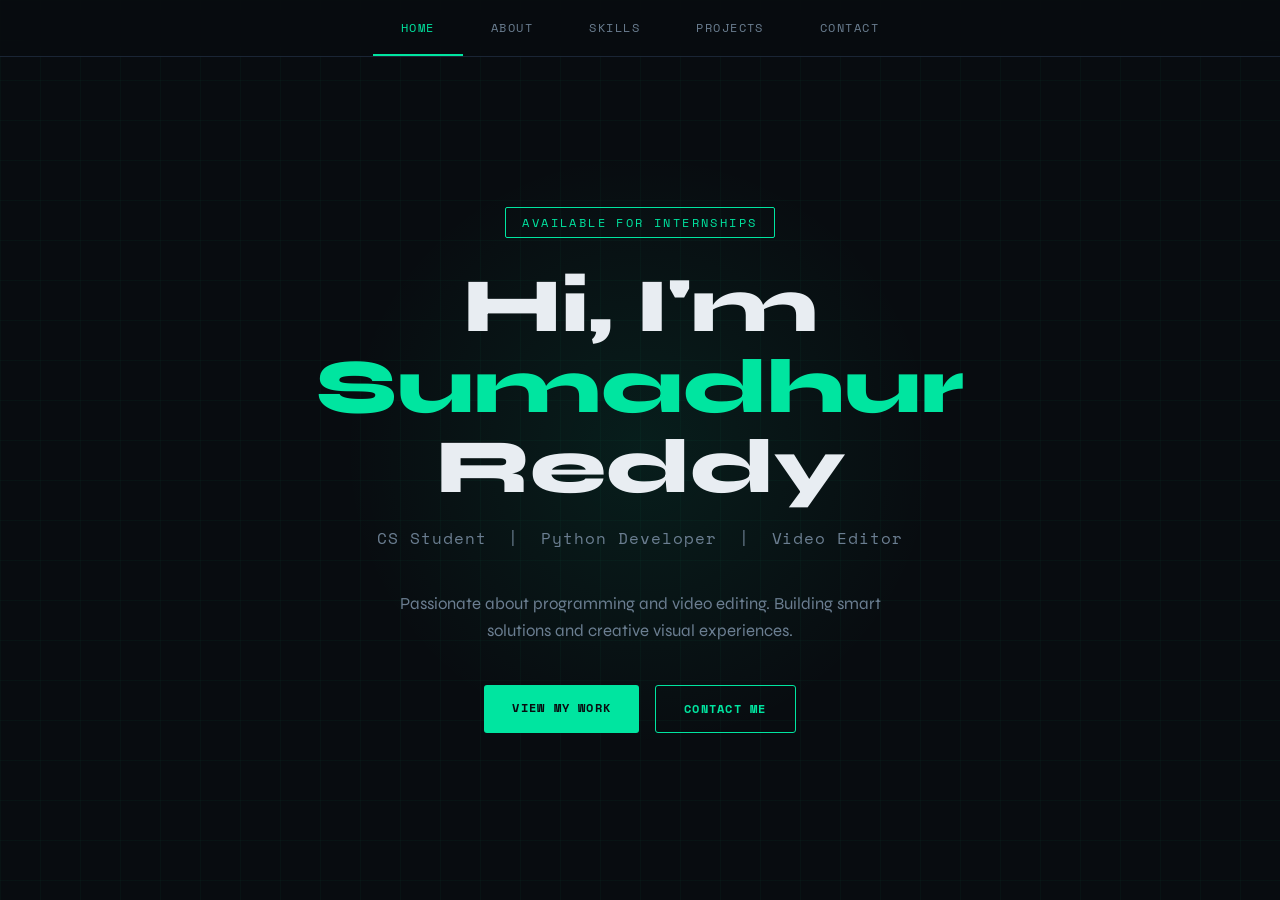
<file: index.html>
<!DOCTYPE html>
<html lang="en">
<head>
    <meta charset="UTF-8">
    <meta name="viewport" content="width=device-width, initial-scale=1.0">
    <title>Sumadhur | Home</title>
    <link rel="stylesheet" href="pf1.css">
</head>
<body>

    <!-- NAVBAR -->
    <header>
        <nav>
            <ul>
                <li><a href="index.html" class="active">Home</a></li>
                <li><a href="about.html">About</a></li>
                <li><a href="skills.html">Skills</a></li>
                <li><a href="projects.html">Projects</a></li>
                <li><a href="contact.html">Contact</a></li>
            </ul>
        </nav>
    </header>

    <!-- HERO SECTION -->
    <section class="suma">
        <span class="tag">Available for Internships</span>
        <h1>Hi, I'm <span>Sumadhur</span><br>Reddy</h1>
        <h2>CS Student &nbsp;|&nbsp; Python Developer &nbsp;|&nbsp; Video Editor</h2>
        <p>Passionate about programming and video editing. Building smart solutions and creative visual experiences.</p>
        <div class="hero-cta">
            <a href="projects.html" class="btn btn-primary">View My Work</a>
            <a href="contact.html" class="btn btn-outline">Contact Me</a>
        </div>
    </section>

</body>
</html>
</file>
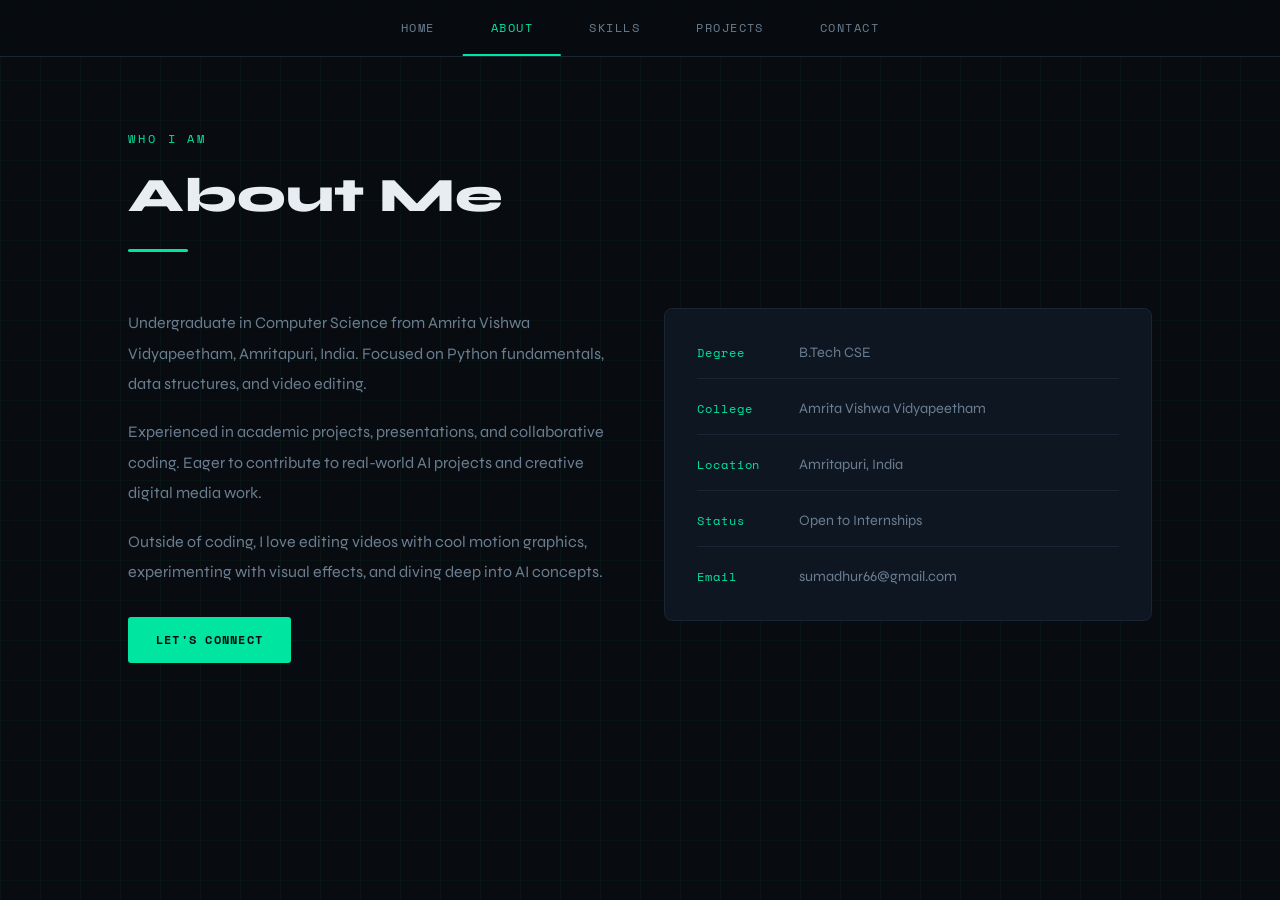
<file: about.html>
<!DOCTYPE html>
<html lang="en">
<head>
    <meta charset="UTF-8">
    <meta name="viewport" content="width=device-width, initial-scale=1.0">
    <title>Sumadhur | About</title>
    <link rel="stylesheet" href="pf1.css">
</head>
<body>

    <!-- NAVBAR -->
    <header>
        <nav>
            <ul>
                <li><a href="index.html">Home</a></li>
                <li><a href="about.html" class="active">About</a></li>
                <li><a href="skills.html">Skills</a></li>
                <li><a href="projects.html">Projects</a></li>
                <li><a href="contact.html">Contact</a></li>
            </ul>
        </nav>
    </header>

    <!-- ABOUT SECTION -->
    <section class="page-section">
        <span class="section-label">Who I Am</span>
        <h2>About Me</h2>
        <div class="section-line"></div>

        <div class="about-body">
            <div class="about-text">
                <p>
                    Undergraduate in Computer Science from Amrita Vishwa Vidyapeetham,
                    Amritapuri, India. Focused on Python fundamentals, data structures,
                    and video editing.
                </p>
                <p>
                    Experienced in academic projects, presentations, and collaborative
                    coding. Eager to contribute to real-world AI projects and creative
                    digital media work.
                </p>
                <p>
                    Outside of coding, I love editing videos with cool motion graphics,
                    experimenting with visual effects, and diving deep into AI concepts.
                </p>
                <a href="contact.html" class="btn btn-primary" style="margin-top:12px; display:inline-block;">
                    Let's Connect
                </a>
            </div>

            <div class="about-card">
                <ul>
                    <li>
                        <span class="li-label">Degree</span>
                        B.Tech CSE
                    </li>
                    <li>
                        <span class="li-label">College</span>
                        Amrita Vishwa Vidyapeetham
                    </li>
                    <li>
                        <span class="li-label">Location</span>
                        Amritapuri, India
                    </li>
                    <li>
                        <span class="li-label">Status</span>
                        Open to Internships
                    </li>
                    <li>
                        <span class="li-label">Email</span>
                        sumadhur66@gmail.com
                    </li>
                </ul>
            </div>
        </div>
    </section>

</body>
</html>
</file>
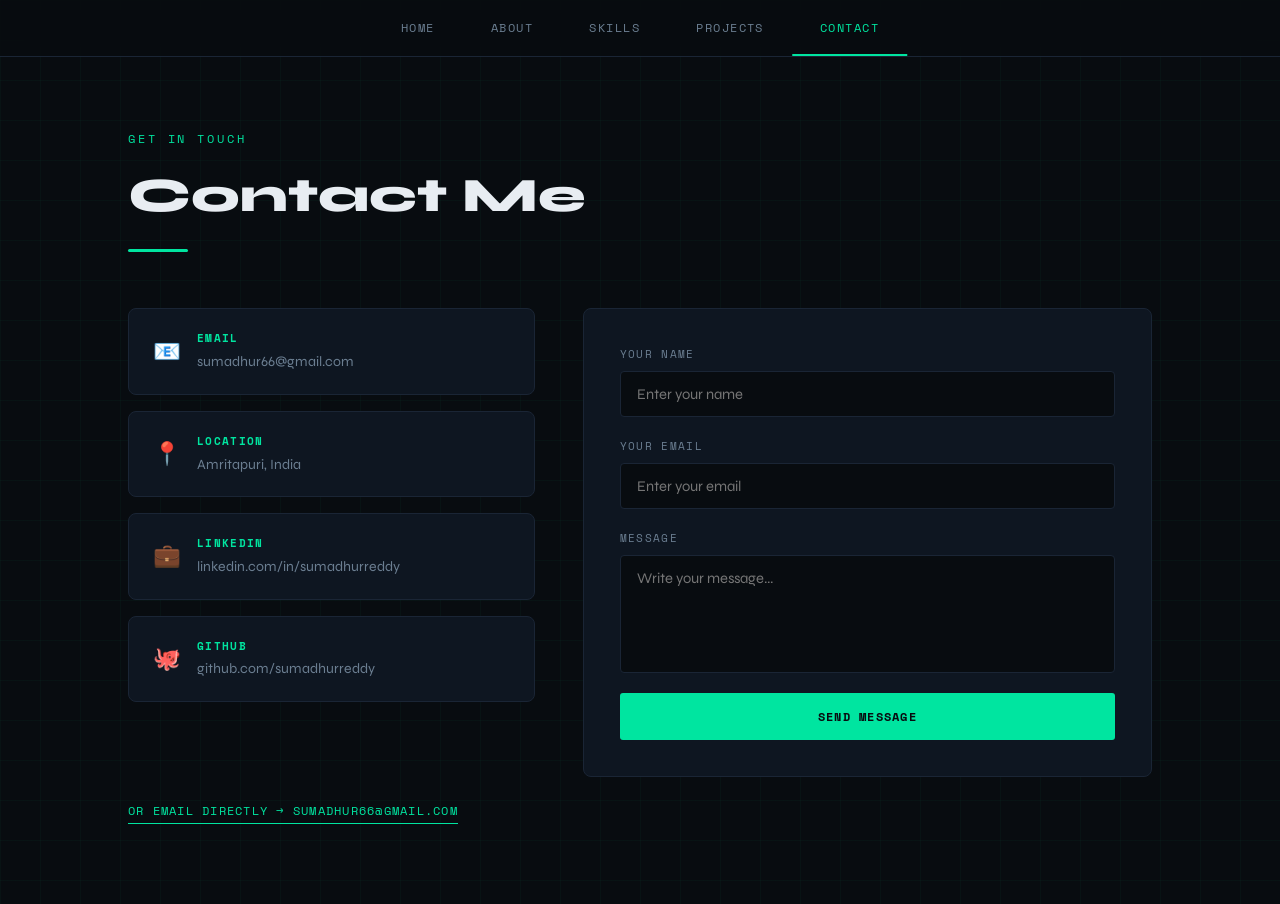
<file: contact.html>
<!DOCTYPE html>
<html lang="en">
<head>
    <meta charset="UTF-8">
    <meta name="viewport" content="width=device-width, initial-scale=1.0">
    <title>Sumadhur | Contact</title>
    <link rel="stylesheet" href="pf1.css">
</head>
<body>

    <!-- NAVBAR -->
    <header>
        <nav>
            <ul>
                <li><a href="index.html">Home</a></li>
                <li><a href="about.html">About</a></li>
                <li><a href="skills.html">Skills</a></li>
                <li><a href="projects.html">Projects</a></li>
                <li><a href="contact.html" class="active">Contact</a></li>
            </ul>
        </nav>
    </header>

    <!-- CONTACT SECTION -->
    <section class="page-section">
        <span class="section-label">Get In Touch</span>
        <h2>Contact Me</h2>
        <div class="section-line"></div>

        <div class="contact-grid">

            <div class="contact-info">
                <div class="contact-item">
                    <span class="ci-icon">📧</span>
                    <div>
                        <h4>Email</h4>
                        <p>sumadhur66@gmail.com</p>
                    </div>
                </div>
                <div class="contact-item">
                    <span class="ci-icon">📍</span>
                    <div>
                        <h4>Location</h4>
                        <p>Amritapuri, India</p>
                    </div>
                </div>
                <div class="contact-item">
                    <span class="ci-icon">💼</span>
                    <div>
                        <h4>LinkedIn</h4>
                        <p>linkedin.com/in/sumadhurreddy</p>
                    </div>
                </div>
                <div class="contact-item">
                    <span class="ci-icon">🐙</span>
                    <div>
                        <h4>GitHub</h4>
                        <p>github.com/sumadhurreddy</p>
                    </div>
                </div>
            </div>

            <div class="contact-form">
                <div class="form-group">
                    <label for="name">Your Name</label>
                    <input type="text" id="name" placeholder="Enter your name">
                </div>
                <div class="form-group">
                    <label for="email">Your Email</label>
                    <input type="email" id="email" placeholder="Enter your email">
                </div>
                <div class="form-group">
                    <label for="message">Message</label>
                    <textarea id="message" rows="5" placeholder="Write your message..."></textarea>
                </div>
                <button type="submit" class="btn btn-primary">Send Message</button>
            </div>

        </div>

        <a href="mailto:sumadhur66@gmail.com" class="email-link">Or email directly → sumadhur66@gmail.com</a>
    </section>

</body>
</html>
</file>
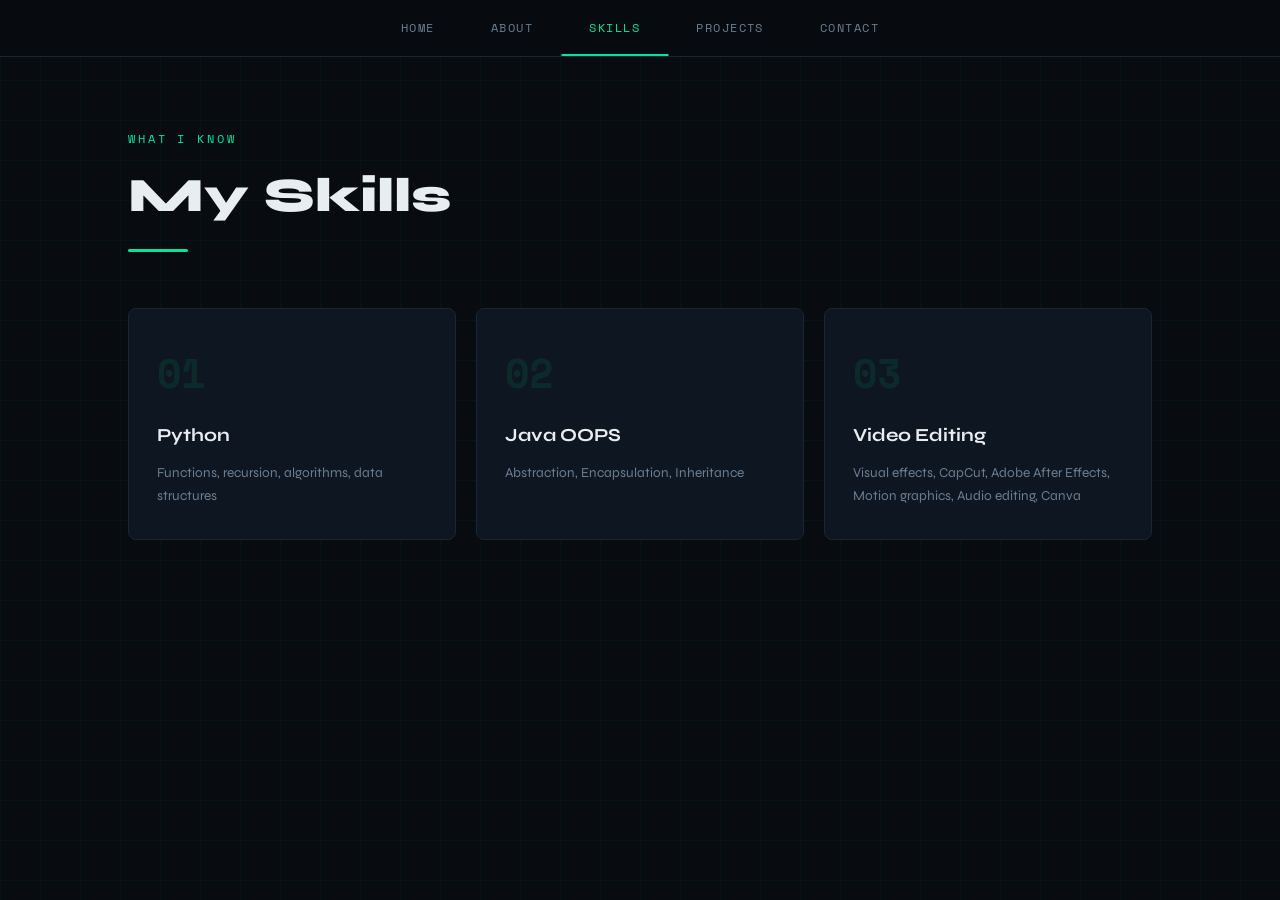
<file: skills.html>
<!DOCTYPE html>
<html lang="en">
<head>
    <meta charset="UTF-8">
    <meta name="viewport" content="width=device-width, initial-scale=1.0">
    <title>Sumadhur | Skills</title>
    <link rel="stylesheet" href="pf1.css">
</head>
<body>

    <!-- NAVBAR -->
    <header>
        <nav>
            <ul>
                <li><a href="index.html">Home</a></li>
                <li><a href="about.html">About</a></li>
                <li><a href="skills.html" class="active">Skills</a></li>
                <li><a href="projects.html">Projects</a></li>
                <li><a href="contact.html">Contact</a></li>
            </ul>
        </nav>
    </header>

    <!-- SKILLS SECTION -->
    <section class="page-section">
        <span class="section-label">What I Know</span>
        <h2>My Skills</h2>
        <div class="section-line"></div>

        <div class="skills-grid">

            <div class="skill-card">
                <span class="skill-num">01</span>
                <h3>Python</h3>
                <p>Functions, recursion, algorithms, data structures</p>
            </div>

            <div class="skill-card">
                <span class="skill-num">02</span>
                <h3>Java OOPS</h3>
                <p>Abstraction, Encapsulation, Inheritance</p>
            </div>

            <div class="skill-card">
                <span class="skill-num">03</span>
                <h3>Video Editing</h3>
                <p>Visual effects, CapCut, Adobe After Effects, Motion graphics, Audio editing, Canva</p>
            </div>

        </div>
    </section>

</body>
</html>
</file>
<file: pf1.css>
/* ===== GOOGLE FONTS ===== */
@import url('https://fonts.googleapis.com/css2?family=Space+Mono:wght@400;700&family=Syne:wght@400;600;700;800&display=swap');

/* ===== CSS VARIABLES ===== */
:root {
    --bg:        #080c10;
    --bg-card:   #0e1621;
    --bg-nav:    rgba(8, 12, 16, 0.85);
    --accent:    #00e5a0;
    --accent-dim:#00e5a020;
    --red:       #ff4444;
    --text:      #e8edf2;
    --text-dim:  #6b7e91;
    --border:    #1a2535;
    --glow:      0 0 24px #00e5a040;
}

/* ===== RESET ===== */
*, *::before, *::after {
    margin: 0;
    padding: 0;
    box-sizing: border-box;
}

html {
    scroll-behavior: smooth;
}

body {
    background-color: var(--bg);
    color: var(--text);
    font-family: 'Syne', sans-serif;
    line-height: 1.6;
    min-height: 100vh;

    /* subtle grid texture */
    background-image:
        linear-gradient(rgba(0,229,160,0.03) 1px, transparent 1px),
        linear-gradient(90deg, rgba(0,229,160,0.03) 1px, transparent 1px);
    background-size: 40px 40px;
}

/* ===== ANIMATIONS ===== */
@keyframes fadeUp {
    from { opacity: 0; transform: translateY(28px); }
    to   { opacity: 1; transform: translateY(0); }
}

@keyframes glowPulse {
    0%, 100% { box-shadow: 0 0 16px #00e5a030; }
    50%       { box-shadow: 0 0 36px #00e5a070; }
}

@keyframes scanline {
    0%   { transform: translateY(-100%); }
    100% { transform: translateY(100vh); }
}

/* ===== NAVBAR ===== */
header {
    position: fixed;
    top: 0;
    width: 100%;
    z-index: 1000;
    background: var(--bg-nav);
    backdrop-filter: blur(16px);
    border-bottom: 1px solid var(--border);
}

nav ul {
    display: flex;
    justify-content: center;
    align-items: center;
    list-style: none;
    padding: 0;
    gap: 0;
}

nav ul li a {
    display: block;
    padding: 18px 28px;
    color: var(--text-dim);
    text-decoration: none;
    font-family: 'Space Mono', monospace;
    font-size: 0.78rem;
    letter-spacing: 0.12em;
    text-transform: uppercase;
    transition: color 0.25s ease, background 0.25s ease;
    position: relative;
}

nav ul li a::after {
    content: '';
    position: absolute;
    bottom: 0;
    left: 50%;
    transform: translateX(-50%);
    width: 0;
    height: 2px;
    background: var(--accent);
    transition: width 0.3s ease;
}

nav ul li a:hover {
    color: var(--accent);
    background: var(--accent-dim);
}

nav ul li a:hover::after,
nav ul li a.active::after {
    width: 100%;
}

nav ul li a.active {
    color: var(--accent);
}

/* ===== HERO PAGE ===== */
.suma {
    min-height: 100vh;
    display: flex;
    flex-direction: column;
    justify-content: center;
    align-items: center;
    text-align: center;
    padding: 100px 10% 60px;
    position: relative;
    overflow: hidden;
}

/* Glow orb behind hero */
.suma::before {
    content: '';
    position: absolute;
    width: 600px;
    height: 600px;
    background: radial-gradient(circle, #00e5a015 0%, transparent 70%);
    border-radius: 50%;
    top: 50%;
    left: 50%;
    transform: translate(-50%, -50%);
    pointer-events: none;
}

.suma .tag {
    font-family: 'Space Mono', monospace;
    font-size: 0.75rem;
    letter-spacing: 0.2em;
    color: var(--accent);
    text-transform: uppercase;
    border: 1px solid var(--accent);
    padding: 5px 16px;
    border-radius: 2px;
    margin-bottom: 28px;
    display: inline-block;
    animation: fadeUp 0.5s ease both;
    animation-delay: 0.1s;
}

.suma h1 {
    font-size: clamp(2.8rem, 6vw, 5rem);
    font-weight: 800;
    line-height: 1.05;
    margin-bottom: 18px;
    color: var(--text);
    animation: fadeUp 0.6s ease both;
    animation-delay: 0.25s;
}

.suma h1 span {
    color: var(--accent);
}

.suma h2 {
    font-family: 'Space Mono', monospace;
    font-size: clamp(0.8rem, 1.5vw, 1rem);
    color: var(--text-dim);
    font-weight: 400;
    letter-spacing: 0.06em;
    margin-bottom: 40px;
    animation: fadeUp 0.6s ease both;
    animation-delay: 0.4s;
}

.suma p {
    font-size: 1.05rem;
    color: var(--text-dim);
    max-width: 520px;
    animation: fadeUp 0.6s ease both;
    animation-delay: 0.55s;
}

.hero-cta {
    display: flex;
    gap: 16px;
    margin-top: 40px;
    animation: fadeUp 0.6s ease both;
    animation-delay: 0.7s;
}

/* ===== BUTTONS ===== */
.btn {
    font-family: 'Space Mono', monospace;
    font-size: 0.78rem;
    letter-spacing: 0.1em;
    text-transform: uppercase;
    text-decoration: none;
    padding: 13px 28px;
    border-radius: 3px;
    font-weight: 700;
    transition: all 0.25s ease;
    cursor: pointer;
    border: none;
}

.btn-primary {
    background: var(--accent);
    color: var(--bg);
}

.btn-primary:hover {
    box-shadow: var(--glow);
    transform: translateY(-2px);
}

.btn-outline {
    background: transparent;
    color: var(--accent);
    border: 1px solid var(--accent);
}

.btn-outline:hover {
    background: var(--accent-dim);
    transform: translateY(-2px);
}

/* ===== SHARED PAGE SECTION ===== */
.page-section {
    min-height: 100vh;
    padding: 130px 10% 80px;
}

/* ===== SECTION HEADING ===== */
.section-label {
    font-family: 'Space Mono', monospace;
    font-size: 0.72rem;
    letter-spacing: 0.25em;
    text-transform: uppercase;
    color: var(--accent);
    margin-bottom: 10px;
    display: block;
}

h2 {
    font-size: clamp(2rem, 4vw, 3rem);
    font-weight: 800;
    color: var(--text);
    margin-bottom: 14px;
    width: fit-content;
}

.section-line {
    width: 60px;
    height: 3px;
    background: var(--accent);
    border-radius: 2px;
    margin-bottom: 56px;
}

/* ===== ABOUT PAGE ===== */
.about-body {
    display: grid;
    grid-template-columns: 1fr 1fr;
    gap: 48px;
    align-items: start;
}

.about-body p {
    color: var(--text-dim);
    font-size: 1rem;
    line-height: 1.9;
    margin-bottom: 18px;
}

.about-card {
    background: var(--bg-card);
    border: 1px solid var(--border);
    border-radius: 8px;
    padding: 32px;
    transition: border-color 0.3s ease, box-shadow 0.3s ease;
}

.about-card:hover {
    border-color: var(--accent);
    box-shadow: var(--glow);
}

.about-card ul {
    list-style: none;
    display: flex;
    flex-direction: column;
    gap: 18px;
}

.about-card ul li {
    display: flex;
    align-items: center;
    gap: 12px;
    font-size: 0.9rem;
    color: var(--text-dim);
    border-bottom: 1px solid var(--border);
    padding-bottom: 14px;
}

.about-card ul li:last-child {
    border-bottom: none;
    padding-bottom: 0;
}

.about-card ul li .li-label {
    font-family: 'Space Mono', monospace;
    font-size: 0.72rem;
    color: var(--accent);
    letter-spacing: 0.08em;
    min-width: 90px;
}

/* ===== SKILLS PAGE ===== */
.skills-grid {
    display: grid;
    grid-template-columns: repeat(auto-fit, minmax(220px, 1fr));
    gap: 20px;
}

.skill-card {
    background: var(--bg-card);
    border: 1px solid var(--border);
    border-radius: 8px;
    padding: 32px 28px;
    transition: border-color 0.3s ease, transform 0.3s ease, box-shadow 0.3s ease;
    position: relative;
    overflow: hidden;
}

.skill-card::before {
    content: '';
    position: absolute;
    top: 0; left: 0;
    width: 3px;
    height: 0;
    background: var(--accent);
    transition: height 0.4s ease;
}

.skill-card:hover {
    border-color: var(--accent);
    transform: translateY(-6px);
    box-shadow: var(--glow);
}

.skill-card:hover::before {
    height: 100%;
}

.skill-card h3 {
    font-size: 1.15rem;
    font-weight: 700;
    color: var(--text);
    margin-bottom: 10px;
}

.skill-card p {
    font-size: 0.85rem;
    color: var(--text-dim);
    line-height: 1.7;
}

.skill-num {
    font-family: 'Space Mono', monospace;
    font-size: 2.5rem;
    font-weight: 700;
    color: var(--accent-dim);
    margin-bottom: 16px;
    display: block;
    color: #00e5a018;
}

/* ===== PROJECTS PAGE ===== */
.projects-grid {
    display: grid;
    grid-template-columns: repeat(auto-fit, minmax(320px, 1fr));
    gap: 28px;
}

.project-card {
    background: var(--bg-card);
    border: 1px solid var(--border);
    border-radius: 8px;
    overflow: hidden;
    transition: border-color 0.3s ease, transform 0.3s ease, box-shadow 0.3s ease;
}

.project-card:hover {
    border-color: var(--accent);
    transform: translateY(-6px);
    box-shadow: var(--glow);
}

.project-card img {
    width: 100%;
    height: 200px;
    object-fit: cover;
    display: block;
    filter: grayscale(30%);
    transition: filter 0.4s ease;
}

.project-card:hover img {
    filter: grayscale(0%);
}

.project-info {
    padding: 24px;
}

.project-info h3 {
    font-size: 1.1rem;
    font-weight: 700;
    color: var(--text);
    margin-bottom: 10px;
}

.project-info p {
    font-size: 0.88rem;
    color: var(--text-dim);
    line-height: 1.7;
    margin-bottom: 18px;
}

.project-links {
    display: flex;
    gap: 12px;
}

.project-links a {
    font-family: 'Space Mono', monospace;
    font-size: 0.72rem;
    letter-spacing: 0.1em;
    text-transform: uppercase;
    color: var(--accent);
    text-decoration: none;
    border: 1px solid var(--accent);
    padding: 7px 16px;
    border-radius: 3px;
    transition: background 0.25s ease, color 0.25s ease;
}

.project-links a:hover {
    background: var(--accent);
    color: var(--bg);
}

/* ===== CONTACT PAGE ===== */
.contact-grid {
    display: grid;
    grid-template-columns: 1fr 1.4fr;
    gap: 48px;
    align-items: start;
}

.contact-info {
    display: flex;
    flex-direction: column;
    gap: 16px;
}

.contact-item {
    background: var(--bg-card);
    border: 1px solid var(--border);
    border-radius: 8px;
    padding: 20px 24px;
    display: flex;
    align-items: center;
    gap: 16px;
    transition: border-color 0.3s ease, transform 0.3s ease;
}

.contact-item:hover {
    border-color: var(--accent);
    transform: translateX(6px);
}

.contact-item .ci-icon {
    font-size: 1.4rem;
    flex-shrink: 0;
}

.contact-item h4 {
    font-family: 'Space Mono', monospace;
    font-size: 0.7rem;
    letter-spacing: 0.12em;
    text-transform: uppercase;
    color: var(--accent);
    margin-bottom: 4px;
}

.contact-item p {
    font-size: 0.88rem;
    color: var(--text-dim);
}

/* Contact Form */
.contact-form {
    background: var(--bg-card);
    border: 1px solid var(--border);
    border-radius: 8px;
    padding: 36px;
    display: flex;
    flex-direction: column;
    gap: 20px;
}

.form-group {
    display: flex;
    flex-direction: column;
    gap: 8px;
}

.form-group label {
    font-family: 'Space Mono', monospace;
    font-size: 0.7rem;
    letter-spacing: 0.12em;
    text-transform: uppercase;
    color: var(--text-dim);
}

.contact-form input,
.contact-form textarea {
    background: var(--bg);
    border: 1px solid var(--border);
    border-radius: 4px;
    padding: 13px 16px;
    color: var(--text);
    font-family: 'Syne', sans-serif;
    font-size: 0.92rem;
    outline: none;
    transition: border-color 0.25s ease, box-shadow 0.25s ease;
    resize: none;
}

.contact-form input:focus,
.contact-form textarea:focus {
    border-color: var(--accent);
    box-shadow: 0 0 0 3px #00e5a015;
}

.contact-form button {
    font-family: 'Space Mono', monospace;
    font-size: 0.78rem;
    letter-spacing: 0.1em;
    text-transform: uppercase;
    background: var(--accent);
    color: var(--bg);
    border: none;
    border-radius: 3px;
    padding: 14px;
    font-weight: 700;
    cursor: pointer;
    transition: box-shadow 0.25s ease, transform 0.25s ease;
}

.contact-form button:hover {
    box-shadow: var(--glow);
    transform: translateY(-2px);
}

.email-link {
    display: inline-block;
    margin-top: 24px;
    font-family: 'Space Mono', monospace;
    font-size: 0.78rem;
    letter-spacing: 0.1em;
    text-transform: uppercase;
    color: var(--accent);
    text-decoration: none;
    border-bottom: 1px solid var(--accent);
    padding-bottom: 2px;
    transition: opacity 0.25s;
}

.email-link:hover {
    opacity: 0.7;
}

/* ===== RESPONSIVE ===== */
@media (max-width: 900px) {
    .about-body,
    .contact-grid {
        grid-template-columns: 1fr;
    }
}

@media (max-width: 640px) {
    nav ul {
        gap: 0;
        flex-wrap: wrap;
        justify-content: center;
    }

    nav ul li a {
        padding: 12px 14px;
        font-size: 0.68rem;
    }

    .page-section {
        padding: 110px 6% 60px;
    }

    .suma {
        padding: 100px 6% 60px;
    }

    .suma h1 {
        font-size: 2.2rem;
    }

    .projects-grid {
        grid-template-columns: 1fr;
    }

    .contact-form {
        padding: 24px;
    }

    .hero-cta {
        flex-direction: column;
        align-items: center;
    }
}
</file>
